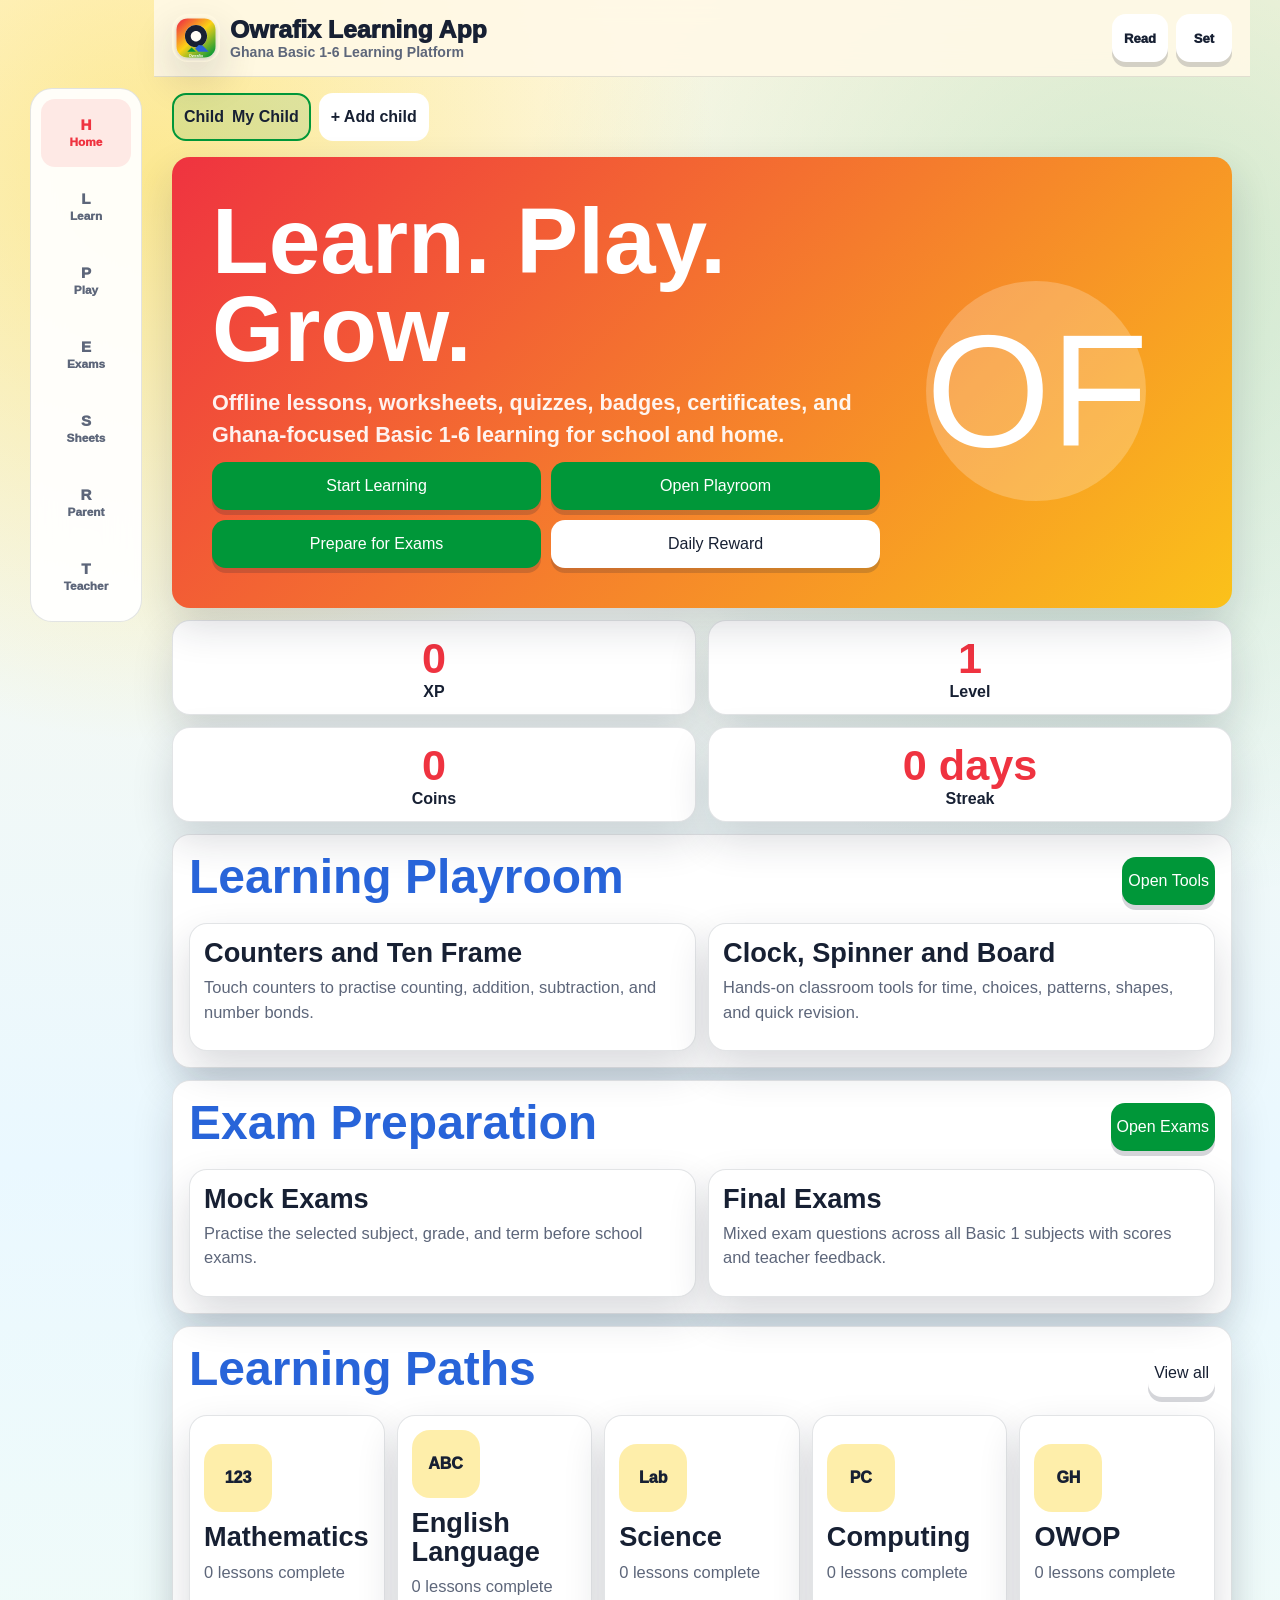
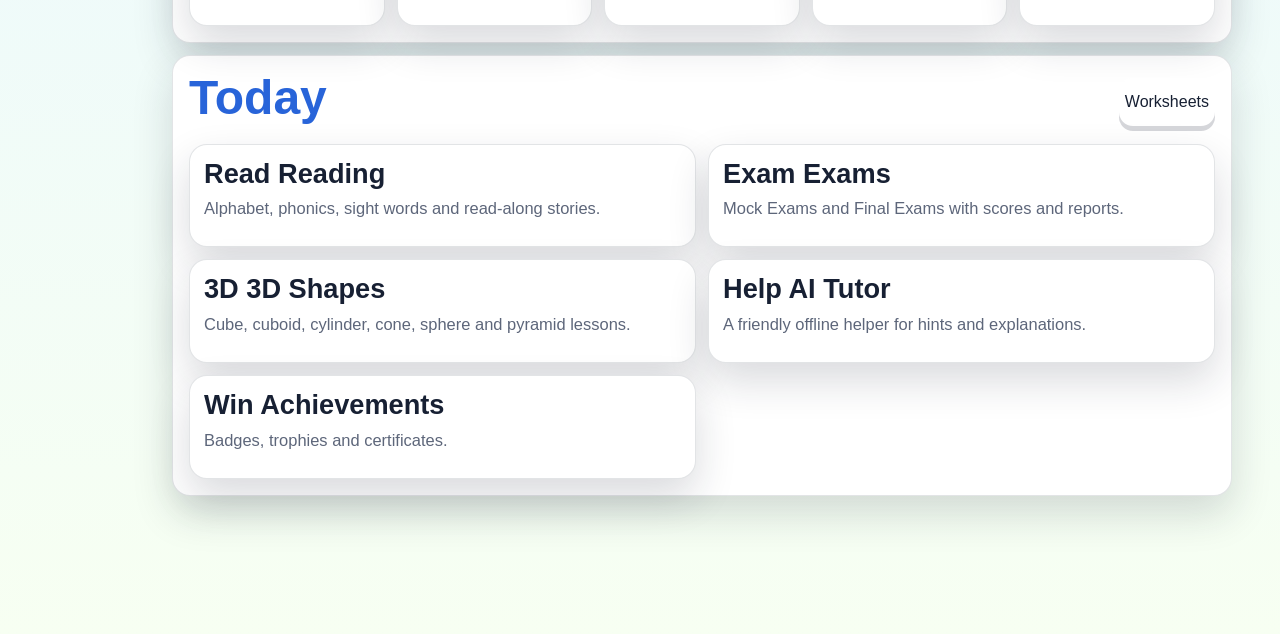
<file: index.html>
<!DOCTYPE html>
<html lang="en">
<head>
  <meta charset="UTF-8" />
  <meta name="viewport" content="width=device-width, initial-scale=1.0, viewport-fit=cover" />
  <meta name="description" content="Owrafix Learning App is an offline-first Ghana Basic 1-6 educational platform with lessons, quizzes, worksheets, dashboards, rewards, certificates, and read-aloud support." />
  <meta name="theme-color" content="#ef3340" />
  <meta name="mobile-web-app-capable" content="yes" />
  <meta name="apple-mobile-web-app-capable" content="yes" />
  <meta name="apple-mobile-web-app-title" content="Owrafix" />
  <meta name="apple-mobile-web-app-status-bar-style" content="black-translucent" />
  <title>Owrafix Learning App</title>
  <link rel="manifest" href="manifest.webmanifest" />
  <link rel="icon" href="assets/owrafix-logo.svg" type="image/svg+xml" />
  <link rel="apple-touch-icon" href="icons/icon-180.png" />
  <link rel="stylesheet" href="css/styles.css?v=20260725-owrafix-brand" />
</head>
<body>
  <div id="app" class="app-shell" aria-live="polite">
    <section class="fallback-card panel">
      <h1>Owrafix Learning App</h1>
      <p>The app is loading. If this message stays on screen, open the app from GitHub Pages or a local web server instead of a direct file.</p>
      <p>Local preview address: http://127.0.0.1:8765/index.html</p>
    </section>
    <noscript>
      <section class="fallback-card">
        <h1>Owrafix Learning App</h1>
        <p>Please turn on JavaScript to use lessons, quizzes, worksheets, profiles, and offline learning.</p>
      </section>
    </noscript>
  </div>
  <script type="module" src="js/app.js?v=20260725-owrafix-brand"></script>
</body>
</html>
</file>
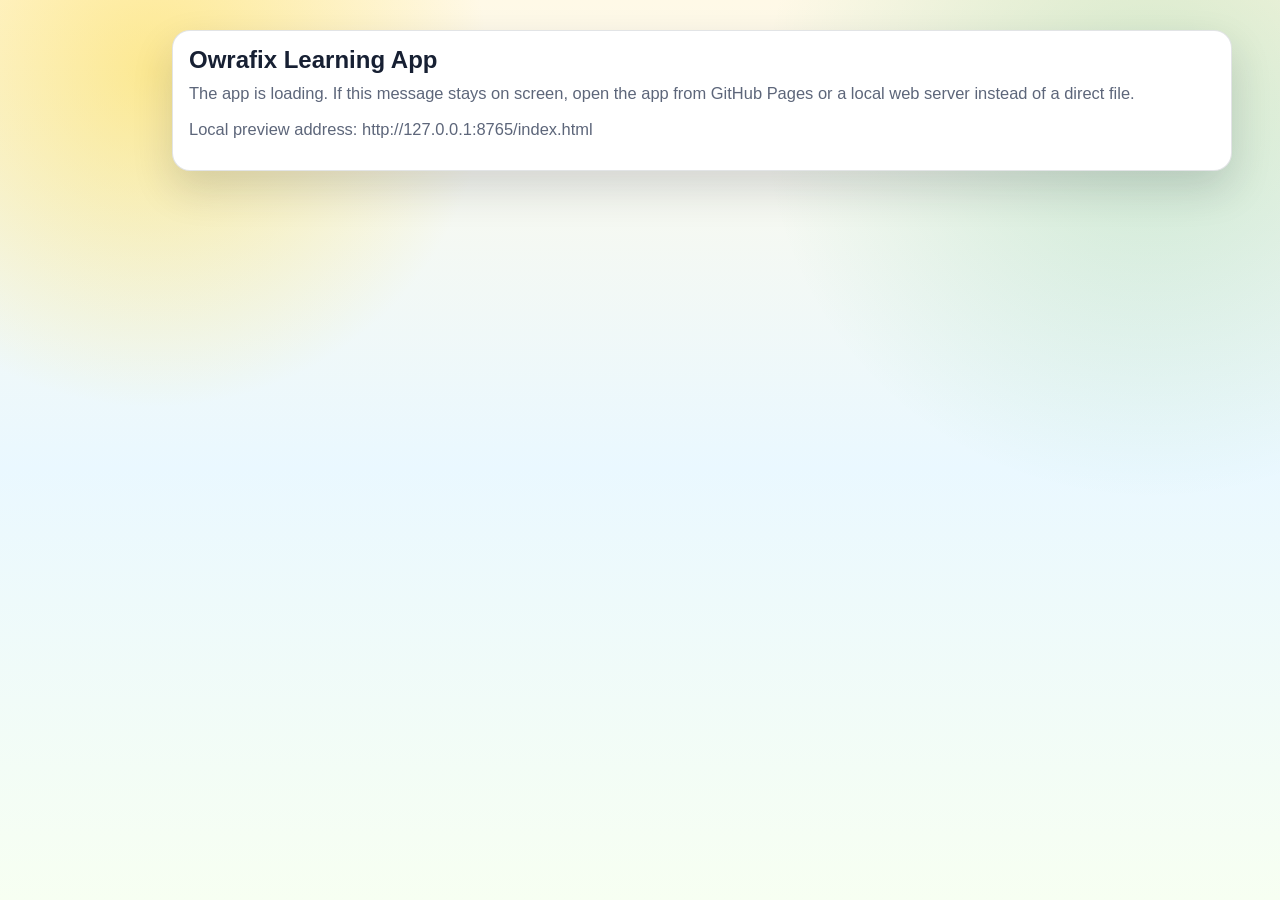
<file: reset-cache.html>
<!DOCTYPE html>
<html lang="en">
<head>
  <meta charset="UTF-8" />
  <meta name="viewport" content="width=device-width, initial-scale=1.0" />
  <title>Reset Owrafix Learning App</title>
  <style>
    body {
      display: grid;
      min-height: 100vh;
      margin: 0;
      place-items: center;
      background: linear-gradient(135deg, #ffe66d, #dff7e7);
      color: #172033;
      font-family: Arial, sans-serif;
      text-align: center;
    }

    main {
      width: min(92vw, 520px);
      padding: 28px;
      border-radius: 24px;
      background: #fff;
      box-shadow: 0 20px 50px rgba(23, 32, 51, 0.18);
    }

    h1 {
      margin-top: 0;
      font-size: 2rem;
    }

    p {
      font-size: 1.1rem;
      line-height: 1.5;
    }

    a {
      display: inline-block;
      margin-top: 18px;
      padding: 14px 22px;
      border-radius: 18px;
      background: #009739;
      color: white;
      font-weight: 900;
      text-decoration: none;
    }
  </style>
</head>
<body>
  <main>
    <h1>Refreshing App</h1>
    <p id="status">Clearing the old offline copy so the clean version can load.</p>
    <a href="index.html?v=20260725-owrafix-brand">Open App</a>
  </main>
  <script>
    async function resetAppCache() {
      try {
        if ("serviceWorker" in navigator) {
          const registrations = await navigator.serviceWorker.getRegistrations();
          await Promise.all(registrations.map((registration) => registration.unregister()));
        }

        if ("caches" in window) {
          const names = await caches.keys();
          await Promise.all(names.map((name) => caches.delete(name)));
        }

        document.getElementById("status").textContent = "Done. Opening the clean version now.";
      } catch (error) {
        document.getElementById("status").textContent = "Cache reset finished. Open the app again.";
      }

      setTimeout(() => {
        window.location.href = "index.html?v=20260725-owrafix-brand";
      }, 900);
    }

    resetAppCache();
  </script>
</body>
</html>
</file>
<file: css/styles.css>
:root {
  --red: #ef3340;
  --gold: #fcd116;
  --green: #009739;
  --blue: #2864d9;
  --sky: #35c7ff;
  --purple: #7c4dff;
  --ink: #172033;
  --muted: #5d667a;
  --paper: #ffffff;
  --cream: #fff7dc;
  --line: rgba(23, 32, 51, 0.12);
  --shadow: 0 18px 40px rgba(23, 32, 51, 0.16);
  --radius: 18px;
  --font-scale: 1;
}

* {
  box-sizing: border-box;
}

html {
  scroll-behavior: smooth;
}

body {
  margin: 0;
  min-height: 100vh;
  color: var(--ink);
  font-family: "Trebuchet MS", Arial, sans-serif;
  font-size: calc(16px * var(--font-scale));
  background:
    radial-gradient(circle at 12% 8%, rgba(252, 209, 22, 0.42), transparent 24%),
    radial-gradient(circle at 90% 12%, rgba(0, 151, 57, 0.17), transparent 28%),
    linear-gradient(180deg, #fff9e7 0%, #eaf8ff 52%, #f7fff2 100%);
}

body.dark {
  --ink: #f6f7fb;
  --muted: #c4c9d8;
  --paper: #23283b;
  --cream: #161b2f;
  --line: rgba(255, 255, 255, 0.16);
  --shadow: 0 18px 42px rgba(0, 0, 0, 0.34);
  background:
    radial-gradient(circle at 10% 8%, rgba(252, 209, 22, 0.18), transparent 25%),
    radial-gradient(circle at 90% 12%, rgba(53, 199, 255, 0.12), transparent 26%),
    linear-gradient(180deg, #101523 0%, #171b2d 100%);
}

body.high-contrast {
  --red: #d60000;
  --gold: #ffd800;
  --green: #008000;
  --blue: #004bff;
  --ink: #000000;
  --muted: #111111;
  --paper: #ffffff;
  --cream: #ffffff;
  --line: #000000;
  background: #ffffff;
}

body.dyslexia {
  font-family: Verdana, Arial, sans-serif;
  letter-spacing: 0.02em;
  word-spacing: 0.08em;
}

button,
input,
select,
textarea {
  font: inherit;
}

button {
  min-height: 48px;
  border: 0;
  border-radius: 14px;
  cursor: pointer;
  color: var(--ink);
  background: var(--gold);
  box-shadow: 0 5px 0 rgba(23, 32, 51, 0.18);
  transition: transform 0.15s ease, filter 0.15s ease, box-shadow 0.15s ease;
}

button:hover,
button:focus-visible {
  transform: translateY(-2px);
  filter: brightness(1.04);
}

button:active {
  transform: translateY(2px);
  box-shadow: 0 2px 0 rgba(23, 32, 51, 0.18);
}

button:disabled {
  cursor: not-allowed;
  opacity: 0.6;
  transform: none;
}

.app-shell {
  width: min(1220px, 100%);
  margin: 0 auto;
  padding: 12px;
  padding-bottom: calc(112px + env(safe-area-inset-bottom));
}

.app-header {
  position: sticky;
  top: 0;
  z-index: 20;
  display: grid;
  grid-template-columns: 1fr auto;
  gap: 10px;
  align-items: center;
  margin: -12px -12px 12px;
  padding: 12px;
  background: rgba(255, 249, 231, 0.9);
  backdrop-filter: blur(14px);
  border-bottom: 1px solid var(--line);
}

body.dark .app-header {
  background: rgba(16, 21, 35, 0.9);
}

.brand {
  display: flex;
  align-items: center;
  gap: 10px;
  min-width: 0;
}

.brand-mark {
  display: grid;
  flex: 0 0 48px;
  height: 48px;
  place-items: center;
  border-radius: 16px;
  color: #fff;
  font-size: 1.05rem;
  font-weight: 1000;
  letter-spacing: 0;
  background: linear-gradient(135deg, var(--red), var(--gold), var(--green));
  box-shadow: var(--shadow);
  animation: floaty 3s ease-in-out infinite;
}

.brand-logo {
  display: block;
  object-fit: cover;
  padding: 0;
  background: none;
}

.brand-title {
  display: block;
  overflow: hidden;
  font-weight: 1000;
  font-size: clamp(1.1rem, 4vw, 1.55rem);
  white-space: nowrap;
  text-overflow: ellipsis;
}

.brand-subtitle {
  display: block;
  color: var(--muted);
  font-size: 0.88rem;
  font-weight: 800;
}

.header-actions {
  display: flex;
  gap: 8px;
}

.icon-btn {
  width: auto;
  min-width: 56px;
  padding: 0 12px;
  background: var(--paper);
  font-size: 0.82rem;
  font-weight: 1000;
}

.profile-strip {
  display: flex;
  gap: 8px;
  overflow-x: auto;
  margin: 0 0 12px;
  padding-bottom: 4px;
}

.profile-chip {
  display: flex;
  flex: 0 0 auto;
  align-items: center;
  gap: 8px;
  padding: 8px 10px;
  border: 2px solid transparent;
  background: var(--paper);
  box-shadow: none;
  font-weight: 900;
}

.profile-chip.active {
  border-color: var(--green);
  background: rgba(0, 151, 57, 0.12);
}

.hero {
  position: relative;
  overflow: hidden;
  padding: clamp(18px, 5vw, 40px);
  border-radius: var(--radius);
  background:
    linear-gradient(135deg, rgba(239, 51, 64, 0.95), rgba(252, 209, 22, 0.9)),
    var(--red);
  color: #fff;
  box-shadow: var(--shadow);
}

.hero h1 {
  max-width: 780px;
  margin: 0;
  font-size: clamp(2.3rem, 11vw, 5.8rem);
  line-height: 0.95;
}

.hero p {
  max-width: 680px;
  margin: 14px 0 0;
  color: rgba(255, 255, 255, 0.92);
  font-size: clamp(1.1rem, 3.8vw, 1.35rem);
  line-height: 1.45;
  font-weight: 800;
}

.mascot {
  display: grid;
  width: min(220px, 44vw);
  aspect-ratio: 1;
  margin: 18px auto 0;
  place-items: center;
  border-radius: 50%;
  background: rgba(255, 255, 255, 0.22);
  font-size: clamp(5rem, 30vw, 10rem);
  animation: floaty 3.4s ease-in-out infinite;
}

.quick-stats,
.dashboard-grid,
.subject-grid,
.map-grid,
.card-grid,
.counter-pile,
.worksheet-grid,
.quiz-grid,
.badge-grid,
.report-grid,
.settings-grid {
  display: grid;
  gap: 12px;
}

.quick-stats {
  grid-template-columns: repeat(2, 1fr);
  margin: 12px 0;
}

.stat-card,
.panel,
.subject-card,
.lesson-card,
.activity-card,
.worksheet-page,
.certificate,
.modal-card {
  border: 1px solid var(--line);
  border-radius: var(--radius);
  background: var(--paper);
  box-shadow: var(--shadow);
}

.stat-card {
  padding: 13px;
  text-align: center;
  font-weight: 900;
}

.stat-card strong {
  display: block;
  color: var(--red);
  font-size: clamp(1.6rem, 8vw, 2.7rem);
}

.panel {
  padding: 16px;
  margin: 12px 0;
}

.section-title {
  display: flex;
  align-items: center;
  justify-content: space-between;
  gap: 10px;
  margin-bottom: 12px;
}

h1,
h2,
h3 {
  margin: 0 0 8px;
  line-height: 1.08;
}

h2 {
  color: var(--blue);
  font-size: clamp(1.7rem, 6vw, 3rem);
}

h3 {
  font-size: clamp(1.2rem, 4vw, 1.7rem);
}

p {
  margin: 0 0 12px;
  color: var(--muted);
  line-height: 1.48;
  font-size: 1.03rem;
}

.subject-grid,
.map-grid,
.card-grid,
.worksheet-grid,
.badge-grid {
  grid-template-columns: 1fr;
}

.subject-card,
.activity-card {
  padding: 14px;
  text-align: left;
  background: var(--paper);
}

.manipulative-card {
  margin-top: 14px;
  padding: 16px;
  border: 4px solid rgba(252, 209, 22, 0.7);
  border-radius: 22px;
  background:
    linear-gradient(135deg, rgba(252, 209, 22, 0.2), rgba(53, 199, 255, 0.14)),
    var(--paper);
  box-shadow: var(--shadow);
}

.tool-header {
  display: flex;
  align-items: center;
  justify-content: space-between;
  gap: 10px;
  margin-bottom: 10px;
}

.tool-score {
  display: grid;
  min-width: 72px;
  min-height: 56px;
  place-items: center;
  border-radius: 18px;
  color: #fff;
  background: var(--red);
  font-size: 1.35rem;
  font-weight: 1000;
}

.ten-frame {
  display: grid;
  grid-template-columns: repeat(5, 1fr);
  gap: 8px;
  margin: 14px 0;
}

.ten-cell,
.board-cell {
  min-height: 64px;
  border: 3px solid var(--line);
  background: #fff;
  color: var(--blue);
  box-shadow: none;
  font-size: 1.8rem;
  font-weight: 1000;
}

.ten-cell.filled {
  border-color: var(--green);
  background: rgba(0, 151, 57, 0.16);
}

.counter-pile {
  grid-template-columns: repeat(auto-fit, minmax(48px, 1fr));
  margin: 12px 0;
}

.counter {
  display: grid;
  min-height: 48px;
  place-items: center;
  border-radius: 50%;
  color: #fff;
  background: linear-gradient(135deg, var(--blue), var(--purple));
  font-weight: 1000;
  box-shadow: 0 6px 0 rgba(23, 32, 51, 0.16);
}

.clock-face {
  position: relative;
  width: min(330px, 82vw);
  aspect-ratio: 1;
  margin: 16px auto;
  border: 10px solid var(--blue);
  border-radius: 50%;
  background: #fff;
  color: #172033;
  box-shadow: inset 0 0 0 6px rgba(252, 209, 22, 0.5), var(--shadow);
}

.clock-number {
  position: absolute;
  left: 50%;
  top: 50%;
  width: 32px;
  height: 32px;
  margin: -16px;
  text-align: center;
  font-weight: 1000;
}

.clock-number.n1 { transform: rotate(30deg) translateY(-124px) rotate(-30deg); }
.clock-number.n2 { transform: rotate(60deg) translateY(-124px) rotate(-60deg); }
.clock-number.n3 { transform: rotate(90deg) translateY(-124px) rotate(-90deg); }
.clock-number.n4 { transform: rotate(120deg) translateY(-124px) rotate(-120deg); }
.clock-number.n5 { transform: rotate(150deg) translateY(-124px) rotate(-150deg); }
.clock-number.n6 { transform: rotate(180deg) translateY(-124px) rotate(-180deg); }
.clock-number.n7 { transform: rotate(210deg) translateY(-124px) rotate(-210deg); }
.clock-number.n8 { transform: rotate(240deg) translateY(-124px) rotate(-240deg); }
.clock-number.n9 { transform: rotate(270deg) translateY(-124px) rotate(-270deg); }
.clock-number.n10 { transform: rotate(300deg) translateY(-124px) rotate(-300deg); }
.clock-number.n11 { transform: rotate(330deg) translateY(-124px) rotate(-330deg); }
.clock-number.n12 { transform: rotate(360deg) translateY(-124px) rotate(-360deg); }

.clock-hand {
  position: absolute;
  left: 50%;
  bottom: 50%;
  width: 8px;
  border-radius: 999px;
  transform-origin: bottom center;
}

.hour-hand {
  height: 84px;
  margin-left: -4px;
  background: var(--red);
}

.minute-hand {
  height: 116px;
  margin-left: -4px;
  background: var(--green);
}

.clock-dot {
  position: absolute;
  left: 50%;
  top: 50%;
  width: 22px;
  height: 22px;
  margin: -11px;
  border-radius: 50%;
  background: var(--gold);
}

.spinner-wheel {
  display: grid;
  width: min(340px, 82vw);
  aspect-ratio: 1;
  margin: 16px auto;
  place-items: center;
  border: 12px solid var(--green);
  border-radius: 50%;
  background:
    conic-gradient(var(--red) 0 60deg, var(--gold) 60deg 120deg, var(--green) 120deg 180deg, var(--blue) 180deg 240deg, var(--purple) 240deg 300deg, #ff8f3d 300deg 360deg);
  color: #fff;
  text-align: center;
  font-weight: 1000;
  box-shadow: var(--shadow);
}

.spinner-wheel span {
  grid-area: 1 / 1;
  max-width: 120px;
  padding: 8px;
  border-radius: 12px;
  background: rgba(23, 32, 51, 0.42);
}

.pattern-board {
  display: grid;
  grid-template-columns: repeat(5, 1fr);
  gap: 8px;
  margin: 14px 0;
}

.board-cell.marked {
  color: #fff;
  background: var(--blue);
}

.writing-lab {
  gap: 14px;
}

.writing-board {
  position: relative;
  display: grid;
  min-height: 320px;
  place-items: center;
  overflow: hidden;
  border: 3px solid rgba(40, 100, 217, 0.25);
  border-radius: 22px;
  background: #fffdf4;
  touch-action: none;
}

.writing-lines {
  position: absolute;
  inset: 22px;
  display: grid;
  grid-template-rows: repeat(3, 1fr);
  pointer-events: none;
}

.writing-lines span {
  border-bottom: 3px dashed rgba(40, 100, 217, 0.28);
}

.trace-text {
  position: relative;
  z-index: 1;
  max-width: 92%;
  color: transparent;
  font-family: "Comic Sans MS", "Trebuchet MS", Arial, sans-serif;
  font-size: clamp(5rem, 28vw, 12rem);
  font-weight: 1000;
  line-height: 1;
  letter-spacing: 0;
  text-align: center;
  -webkit-text-stroke: 3px rgba(239, 51, 64, 0.65);
  text-shadow:
    0 0 0 rgba(255, 255, 255, 0),
    10px 10px 0 rgba(252, 209, 22, 0.18);
  pointer-events: none;
}

.trace-text.trace-xl {
  font-size: clamp(9rem, 46vw, 18rem);
  -webkit-text-stroke-width: 4px;
}

.trace-text.trace-lg {
  font-size: clamp(7rem, 36vw, 15rem);
  -webkit-text-stroke-width: 4px;
}

.trace-text.trace-md {
  font-size: clamp(5.5rem, 24vw, 11rem);
}

.trace-text.trace-word {
  font-size: clamp(3.4rem, 15vw, 7.5rem);
  line-height: 1.08;
}

.trace-canvas {
  position: absolute;
  inset: 0;
  z-index: 3;
  width: 100%;
  height: 100%;
  cursor: crosshair;
  touch-action: none;
}

.start-dot {
  position: absolute;
  top: 16px;
  left: 16px;
  z-index: 4;
  padding: 8px 10px;
  border-radius: 999px;
  background: var(--green);
  color: #fff;
  font-size: 0.78rem;
  font-weight: 1000;
}

.writing-prompt,
.writing-copy {
  display: grid;
  gap: 6px;
  padding: 12px;
  border-radius: 16px;
  background: rgba(252, 209, 22, 0.2);
  color: var(--ink);
  font-weight: 900;
}

.writing-copy span {
  color: var(--muted);
  font-size: 0.88rem;
}

.word-target,
.word-answer,
.number-question {
  padding: 16px;
  border-radius: 18px;
  background: rgba(252, 209, 22, 0.22);
  color: var(--ink);
  font-size: 1.25rem;
  font-weight: 1000;
  line-height: 1.35;
}

.word-answer {
  min-height: 76px;
  display: grid;
  place-items: center;
  background: #fff;
  border: 3px dashed rgba(40, 100, 217, 0.28);
  color: var(--blue);
  font-size: clamp(2rem, 12vw, 4.5rem);
  letter-spacing: 0.08em;
}

.letter-bank,
.number-options {
  display: grid;
  grid-template-columns: repeat(auto-fit, minmax(72px, 1fr));
  gap: 10px;
  margin: 14px 0;
}

.letter-tile,
.number-choice {
  min-height: 68px;
  border: 3px solid rgba(40, 100, 217, 0.18);
  background: var(--paper);
  color: var(--ink);
  font-size: 1.8rem;
  font-weight: 1000;
}

.letter-tile.used {
  opacity: 0.42;
  transform: scale(0.98);
}

.number-visual {
  display: flex;
  flex-wrap: wrap;
  gap: 9px;
  min-height: 70px;
  align-items: center;
  margin-top: 12px;
  padding: 14px;
  border-radius: 18px;
  background: rgba(53, 199, 255, 0.12);
  color: var(--ink);
  font-size: 1.2rem;
  font-weight: 900;
}

.number-visual span {
  width: 24px;
  height: 24px;
  border-radius: 50%;
  background: var(--blue);
  box-shadow: inset 0 -3px 0 rgba(0, 0, 0, 0.15);
}

.game-feedback {
  min-height: 34px;
  color: var(--red);
  font-weight: 1000;
}

.subject-card.locked {
  opacity: 0.55;
}

.subject-icon {
  display: grid;
  width: 68px;
  height: 68px;
  margin-bottom: 10px;
  place-items: center;
  border-radius: 18px;
  background: rgba(252, 209, 22, 0.36);
  color: var(--ink);
  font-size: 1rem;
  font-weight: 1000;
}

.lesson-card {
  overflow: hidden;
}

.lesson-visual {
  display: grid;
  min-height: 260px;
  place-items: center;
  background:
    linear-gradient(135deg, rgba(252, 209, 22, 0.55), rgba(53, 199, 255, 0.24)),
    var(--cream);
  font-size: clamp(5.5rem, 32vw, 12rem);
  text-align: center;
}

.lesson-body {
  padding: 16px;
}

.lesson-meta {
  display: grid;
  grid-template-columns: repeat(2, minmax(0, 1fr));
  gap: 8px;
  margin-bottom: 14px;
}

.lesson-meta span {
  display: grid;
  gap: 3px;
  padding: 10px;
  border: 1px solid var(--line);
  border-radius: 14px;
  background: rgba(255, 255, 255, 0.74);
  color: var(--ink);
  font-weight: 900;
}

.lesson-meta strong {
  color: var(--muted);
  font-size: 0.72rem;
  text-transform: uppercase;
}

.pill-row {
  display: flex;
  flex-wrap: wrap;
  gap: 8px;
  margin: 12px 0;
}

.pill {
  padding: 8px 10px;
  border-radius: 999px;
  background: rgba(0, 151, 57, 0.12);
  color: var(--ink);
  font-weight: 900;
}

.lesson-points {
  display: grid;
  gap: 8px;
  margin: 12px 0;
  padding: 0;
  list-style: none;
}

.lesson-points li {
  padding: 12px;
  border-radius: 14px;
  background: var(--cream);
  color: var(--ink);
  font-weight: 900;
}

.teacher-objective {
  display: grid;
  gap: 6px;
  margin: 12px 0;
  padding: 14px;
  border: 2px solid rgba(0, 151, 57, 0.24);
  border-radius: 16px;
  background: rgba(0, 151, 57, 0.1);
  font-size: 1.05rem;
}

.teacher-objective strong {
  color: var(--green);
  font-size: 1.05rem;
}

.teacher-section {
  margin: 12px 0;
  padding: 14px;
  border: 1px solid var(--line);
  border-radius: 16px;
  background: rgba(255, 255, 255, 0.54);
}

body.dark .teacher-section {
  background: rgba(255, 255, 255, 0.06);
}

.teacher-section h3 {
  color: var(--red);
}

.teacher-section.warmup {
  background: rgba(252, 209, 22, 0.22);
}

.teacher-section.mistake {
  background: rgba(239, 51, 64, 0.1);
}

.teacher-section.practical {
  border-color: rgba(40, 100, 217, 0.24);
  background: rgba(53, 199, 255, 0.13);
}

.teacher-section.self-study {
  border-color: rgba(0, 151, 57, 0.28);
  background: rgba(0, 151, 57, 0.09);
}

.study-steps {
  display: grid;
  gap: 9px;
  margin: 12px 0 0;
  padding-left: 22px;
}

.study-steps li {
  padding: 10px 12px;
  border-radius: 14px;
  background: var(--paper);
  color: var(--ink);
  font-weight: 900;
  line-height: 1.45;
}

.worked-example {
  margin: 10px 0;
  padding: 12px;
  border-radius: 14px;
  background: var(--cream);
}

.worked-example h4 {
  margin: 0 0 8px;
  color: var(--blue);
  font-size: 1.08rem;
}

.worked-example ol {
  margin: 0;
  padding-left: 22px;
  color: var(--muted);
  line-height: 1.5;
  font-weight: 800;
}

.quick-checks {
  display: grid;
  gap: 8px;
}

.quick-checks details {
  padding: 12px;
  border-radius: 14px;
  background: var(--cream);
}

.quick-checks summary {
  cursor: pointer;
  font-weight: 1000;
}

.action-row {
  display: grid;
  grid-template-columns: 1fr 1fr;
  gap: 10px;
  margin-top: 12px;
}

.primary {
  background: var(--green);
  color: #fff;
}

.secondary {
  background: var(--paper);
}

.danger {
  background: var(--red);
  color: #fff;
}

.input,
.select,
.textarea {
  width: 100%;
  min-height: 48px;
  padding: 12px;
  border: 2px solid var(--line);
  border-radius: 14px;
  color: var(--ink);
  background: var(--paper);
}

.textarea {
  min-height: 92px;
  resize: vertical;
}

.bottom-nav {
  position: fixed;
  right: 0;
  bottom: 0;
  left: 0;
  z-index: 30;
  display: grid;
  grid-template-columns: repeat(7, 1fr);
  gap: 6px;
  padding: 10px 10px calc(10px + env(safe-area-inset-bottom));
  border-top: 1px solid var(--line);
  background: rgba(255, 255, 255, 0.93);
  backdrop-filter: blur(16px);
}

body.dark .bottom-nav {
  background: rgba(16, 21, 35, 0.93);
}

.nav-btn {
  min-height: 68px;
  padding: 8px 4px;
  background: transparent;
  box-shadow: none;
  color: var(--muted);
  font-size: 0.74rem;
  font-weight: 1000;
}

.nav-btn span {
  display: block;
  margin-bottom: 2px;
  font-size: 0.95rem;
  line-height: 1.1;
}

.nav-btn.active {
  color: var(--red);
  background: rgba(239, 51, 64, 0.1);
}

.progress-shell {
  height: 18px;
  overflow: hidden;
  border-radius: 999px;
  background: rgba(23, 32, 51, 0.12);
}

.progress-fill {
  width: 0;
  height: 100%;
  border-radius: inherit;
  background: linear-gradient(90deg, var(--green), var(--gold));
  transition: width 0.25s ease;
}

.quiz-option {
  width: 100%;
  margin: 6px 0;
  padding: 14px;
  text-align: left;
  background: rgba(53, 199, 255, 0.28);
  font-weight: 900;
}

.quiz-option.correct {
  background: var(--green);
  color: #fff;
}

.quiz-option.wrong {
  background: var(--red);
  color: #fff;
}

.worksheet-page,
.certificate {
  padding: 18px;
  color: #172033;
  background: #fff;
}

.worksheet-line {
  margin: 10px 0;
  padding: 12px;
  border: 2px dashed #cbd3e3;
  border-radius: 12px;
  font-size: 1.12rem;
  font-weight: 900;
}

.trace {
  display: block;
  margin-top: 8px;
  color: #8d97ab;
  font-size: 2rem;
  letter-spacing: 6px;
  text-decoration: underline dotted;
  text-underline-offset: 8px;
}

.certificate {
  text-align: center;
  border: 10px double var(--gold);
}

.certificate h2 {
  color: var(--red);
}

.qr {
  display: grid;
  grid-template-columns: repeat(9, 1fr);
  width: 112px;
  height: 112px;
  margin: 12px auto;
  border: 6px solid #172033;
}

.qr span {
  background: #fff;
}

.qr span.on {
  background: #172033;
}

.badge {
  padding: 13px;
  border: 2px solid var(--line);
  border-radius: 16px;
  text-align: center;
  background: var(--paper);
  opacity: 0.6;
}

.badge.earned {
  border-color: var(--gold);
  opacity: 1;
  background: rgba(252, 209, 22, 0.2);
}

.badge-icon {
  display: block;
  font-size: 2.2rem;
}

.modal {
  position: fixed;
  inset: 0;
  z-index: 50;
  display: none;
  place-items: center;
  padding: 16px;
  background: rgba(0, 0, 0, 0.45);
}

.modal.show {
  display: grid;
}

.modal-card {
  width: min(680px, 100%);
  max-height: 92vh;
  overflow: auto;
  padding: 16px;
}

.avatar-grid {
  display: grid;
  grid-template-columns: repeat(4, 1fr);
  gap: 8px;
  margin: 12px 0;
}

.avatar-option {
  min-height: 64px;
  background: var(--cream);
  font-size: 2rem;
}

.confetti {
  position: fixed;
  top: -20px;
  z-index: 80;
  width: 12px;
  height: 18px;
  pointer-events: none;
  animation: confetti 1.8s linear forwards;
}

.toast {
  position: fixed;
  right: 12px;
  bottom: 92px;
  z-index: 70;
  max-width: min(380px, calc(100vw - 24px));
  padding: 12px 14px;
  border-radius: 16px;
  color: #fff;
  background: var(--ink);
  box-shadow: var(--shadow);
  font-weight: 900;
}

.hidden {
  display: none !important;
}

@keyframes floaty {
  0%,
  100% {
    transform: translateY(0);
  }
  50% {
    transform: translateY(-8px);
  }
}

@keyframes confetti {
  to {
    transform: translateY(105vh) rotate(720deg);
    opacity: 0;
  }
}

@media (min-width: 720px) {
  .app-shell {
    padding: 18px 18px 126px;
  }

  .app-header {
    margin: -18px -18px 16px;
    padding: 14px 18px;
  }

  .quick-stats,
  .dashboard-grid,
  .card-grid,
  .worksheet-grid,
  .badge-grid,
  .report-grid,
  .settings-grid {
    grid-template-columns: repeat(2, 1fr);
  }

  .subject-grid,
  .map-grid,
  .quiz-grid {
    grid-template-columns: repeat(3, 1fr);
  }

  .lesson-card {
    display: grid;
    grid-template-columns: 0.95fr 1.25fr;
  }

  .lesson-visual {
    min-height: 420px;
  }

  .writing-board {
    min-height: 420px;
  }

  .trace-text.trace-xl {
    font-size: clamp(12rem, 32vw, 22rem);
  }

  .trace-text.trace-lg {
    font-size: clamp(9rem, 28vw, 18rem);
  }

  .hero {
    display: grid;
    grid-template-columns: 1.5fr 0.7fr;
    align-items: center;
  }
}

@media (min-width: 1040px) {
  .dashboard-grid,
  .badge-grid {
    grid-template-columns: repeat(4, 1fr);
  }

  .subject-grid,
  .map-grid {
    grid-template-columns: repeat(5, 1fr);
  }

  .bottom-nav {
    right: auto;
    top: 88px;
    bottom: auto;
    left: max(18px, calc((100vw - 1220px) / 2));
    width: 112px;
    grid-template-columns: 1fr;
    border: 1px solid var(--line);
    border-radius: 22px;
  }

  .app-shell {
    padding-left: 142px;
  }
}

@media print {
  body * {
    visibility: hidden;
  }

  .printable,
  .printable * {
    visibility: visible;
  }

  .printable {
    position: absolute;
    inset: 18px;
    box-shadow: none;
  }
}
</file>
